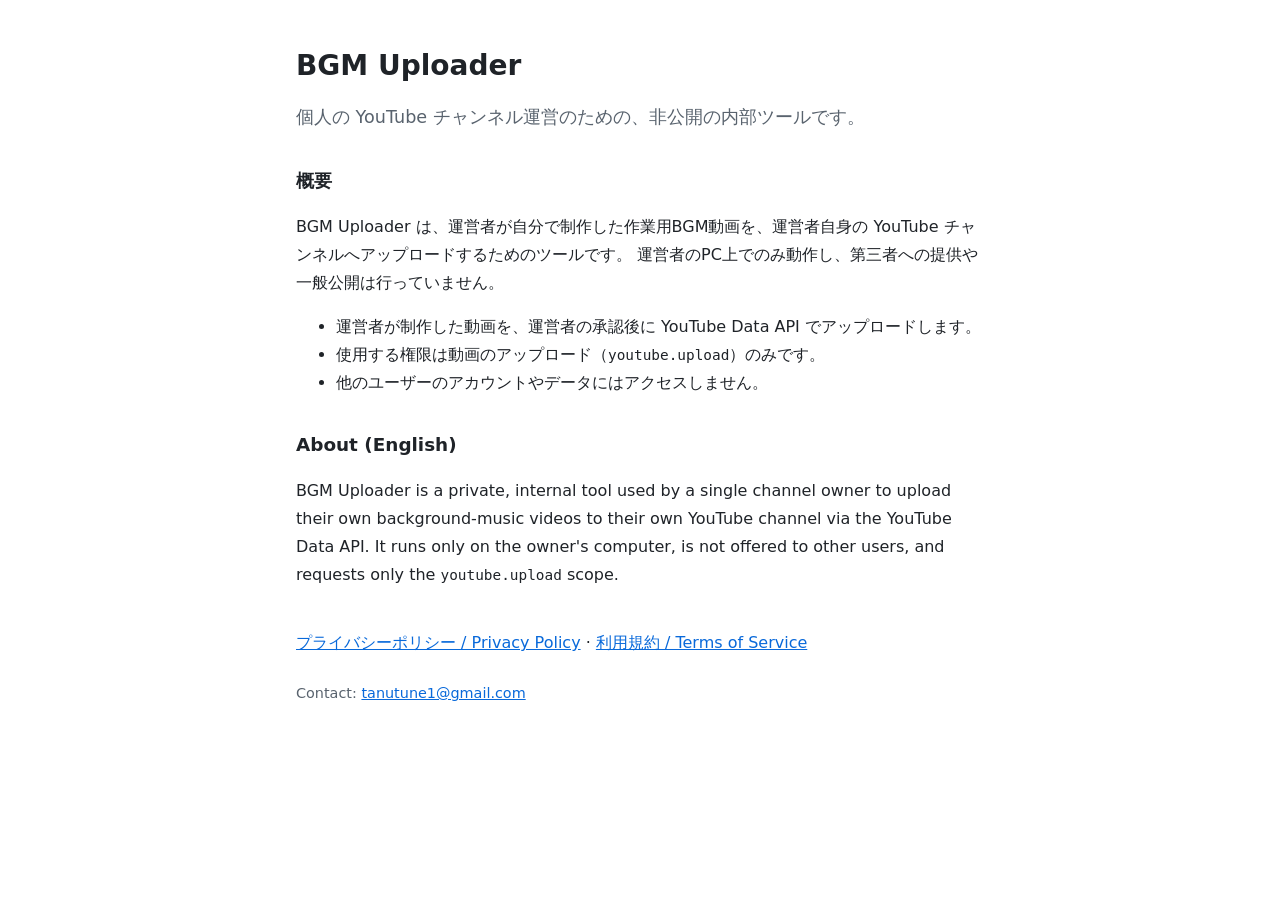
<file: docs/index.html>
<!doctype html>
<html lang="ja">
<head>
<meta charset="utf-8">
<meta name="viewport" content="width=device-width, initial-scale=1">
<title>BGM Uploader</title>
<link rel="stylesheet" href="style.css">
</head>
<body>
<main>
  <h1>BGM Uploader</h1>
  <p class="lead">個人の YouTube チャンネル運営のための、非公開の内部ツールです。</p>

  <h2>概要</h2>
  <p>BGM Uploader は、運営者が自分で制作した作業用BGM動画を、運営者自身の YouTube チャンネルへアップロードするためのツールです。
     運営者のPC上でのみ動作し、第三者への提供や一般公開は行っていません。</p>
  <ul>
    <li>運営者が制作した動画を、運営者の承認後に YouTube Data API でアップロードします。</li>
    <li>使用する権限は動画のアップロード（<code>youtube.upload</code>）のみです。</li>
    <li>他のユーザーのアカウントやデータにはアクセスしません。</li>
  </ul>

  <h2 lang="en">About (English)</h2>
  <p lang="en">BGM Uploader is a private, internal tool used by a single channel owner to upload
     their own background-music videos to their own YouTube channel via the YouTube Data API.
     It runs only on the owner's computer, is not offered to other users, and requests only the
     <code>youtube.upload</code> scope.</p>

  <p class="links"><a href="privacy.html">プライバシーポリシー / Privacy Policy</a> · <a href="terms.html">利用規約 / Terms of Service</a></p>
  <footer>Contact: <a href="mailto:tanutune1@gmail.com">tanutune1@gmail.com</a></footer>
</main>
</body>
</html>
</file>
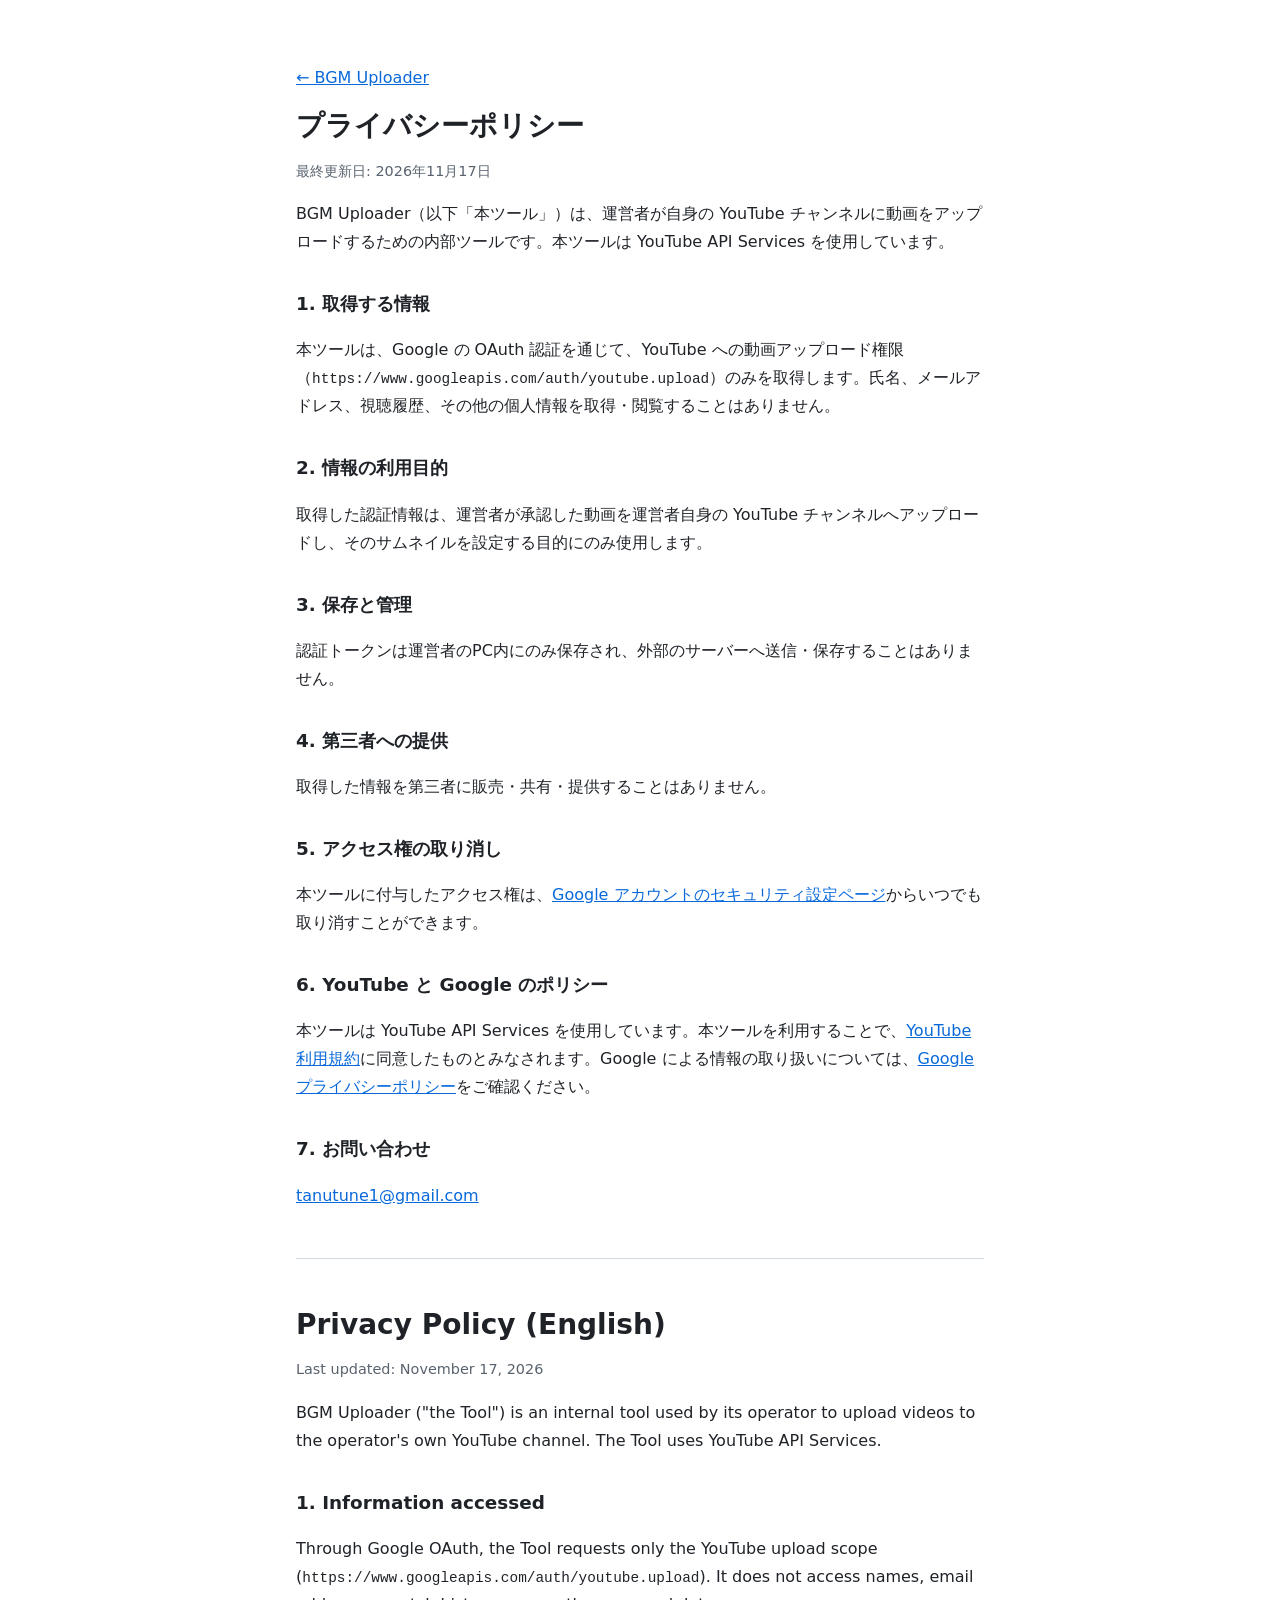
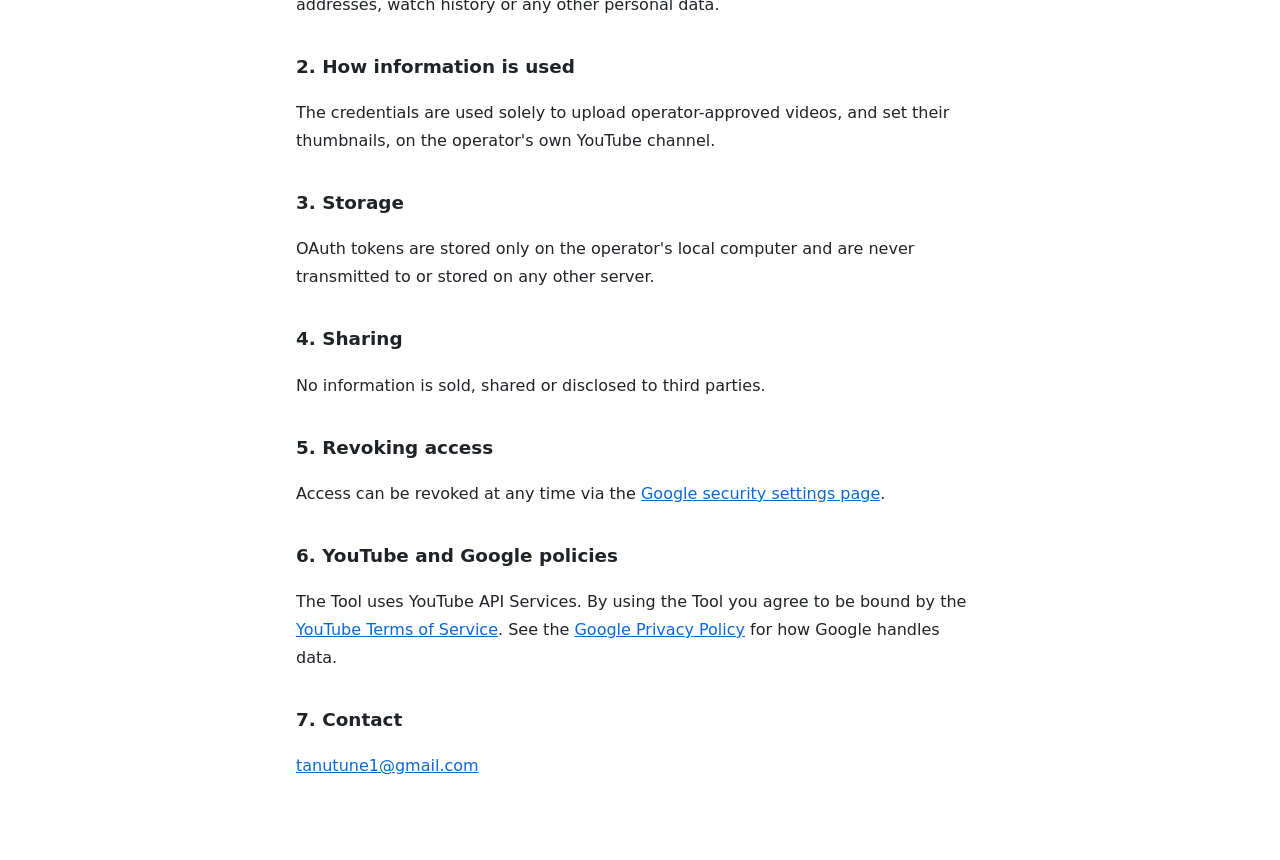
<file: docs/privacy.html>
<!doctype html>
<html lang="ja">
<head>
<meta charset="utf-8">
<meta name="viewport" content="width=device-width, initial-scale=1">
<title>Privacy Policy</title>
<link rel="stylesheet" href="style.css">
</head>
<body>
<main>
  <p><a href="./">← BGM Uploader</a></p>
  <h1>プライバシーポリシー</h1>
  <p class="meta">最終更新日: 2026年11月17日</p>

  <p>BGM Uploader（以下「本ツール」）は、運営者が自身の YouTube チャンネルに動画をアップロードするための内部ツールです。本ツールは YouTube API Services を使用しています。</p>

  <h2>1. 取得する情報</h2>
  <p>本ツールは、Google の OAuth 認証を通じて、YouTube への動画アップロード権限（<code>https://www.googleapis.com/auth/youtube.upload</code>）のみを取得します。氏名、メールアドレス、視聴履歴、その他の個人情報を取得・閲覧することはありません。</p>

  <h2>2. 情報の利用目的</h2>
  <p>取得した認証情報は、運営者が承認した動画を運営者自身の YouTube チャンネルへアップロードし、そのサムネイルを設定する目的にのみ使用します。</p>

  <h2>3. 保存と管理</h2>
  <p>認証トークンは運営者のPC内にのみ保存され、外部のサーバーへ送信・保存することはありません。</p>

  <h2>4. 第三者への提供</h2>
  <p>取得した情報を第三者に販売・共有・提供することはありません。</p>

  <h2>5. アクセス権の取り消し</h2>
  <p>本ツールに付与したアクセス権は、<a href="https://myaccount.google.com/permissions">Google アカウントのセキュリティ設定ページ</a>からいつでも取り消すことができます。</p>

  <h2>6. YouTube と Google のポリシー</h2>
  <p>本ツールは YouTube API Services を使用しています。本ツールを利用することで、<a href="https://www.youtube.com/t/terms">YouTube 利用規約</a>に同意したものとみなされます。Google による情報の取り扱いについては、<a href="https://policies.google.com/privacy">Google プライバシーポリシー</a>をご確認ください。</p>

  <h2>7. お問い合わせ</h2>
  <p><a href="mailto:tanutune1@gmail.com">tanutune1@gmail.com</a></p>

  <hr>

  <h1 lang="en">Privacy Policy (English)</h1>
  <div lang="en">
  <p class="meta">Last updated: November 17, 2026</p>
  <p>BGM Uploader ("the Tool") is an internal tool used by its operator to upload videos to the operator's own YouTube channel. The Tool uses YouTube API Services.</p>
  <h2>1. Information accessed</h2>
  <p>Through Google OAuth, the Tool requests only the YouTube upload scope (<code>https://www.googleapis.com/auth/youtube.upload</code>). It does not access names, email addresses, watch history or any other personal data.</p>
  <h2>2. How information is used</h2>
  <p>The credentials are used solely to upload operator-approved videos, and set their thumbnails, on the operator's own YouTube channel.</p>
  <h2>3. Storage</h2>
  <p>OAuth tokens are stored only on the operator's local computer and are never transmitted to or stored on any other server.</p>
  <h2>4. Sharing</h2>
  <p>No information is sold, shared or disclosed to third parties.</p>
  <h2>5. Revoking access</h2>
  <p>Access can be revoked at any time via the <a href="https://myaccount.google.com/permissions">Google security settings page</a>.</p>
  <h2>6. YouTube and Google policies</h2>
  <p>The Tool uses YouTube API Services. By using the Tool you agree to be bound by the <a href="https://www.youtube.com/t/terms">YouTube Terms of Service</a>. See the <a href="https://policies.google.com/privacy">Google Privacy Policy</a> for how Google handles data.</p>
  <h2>7. Contact</h2>
  <p><a href="mailto:tanutune1@gmail.com">tanutune1@gmail.com</a></p>
  </div>
</main>
</body>
</html>
</file>
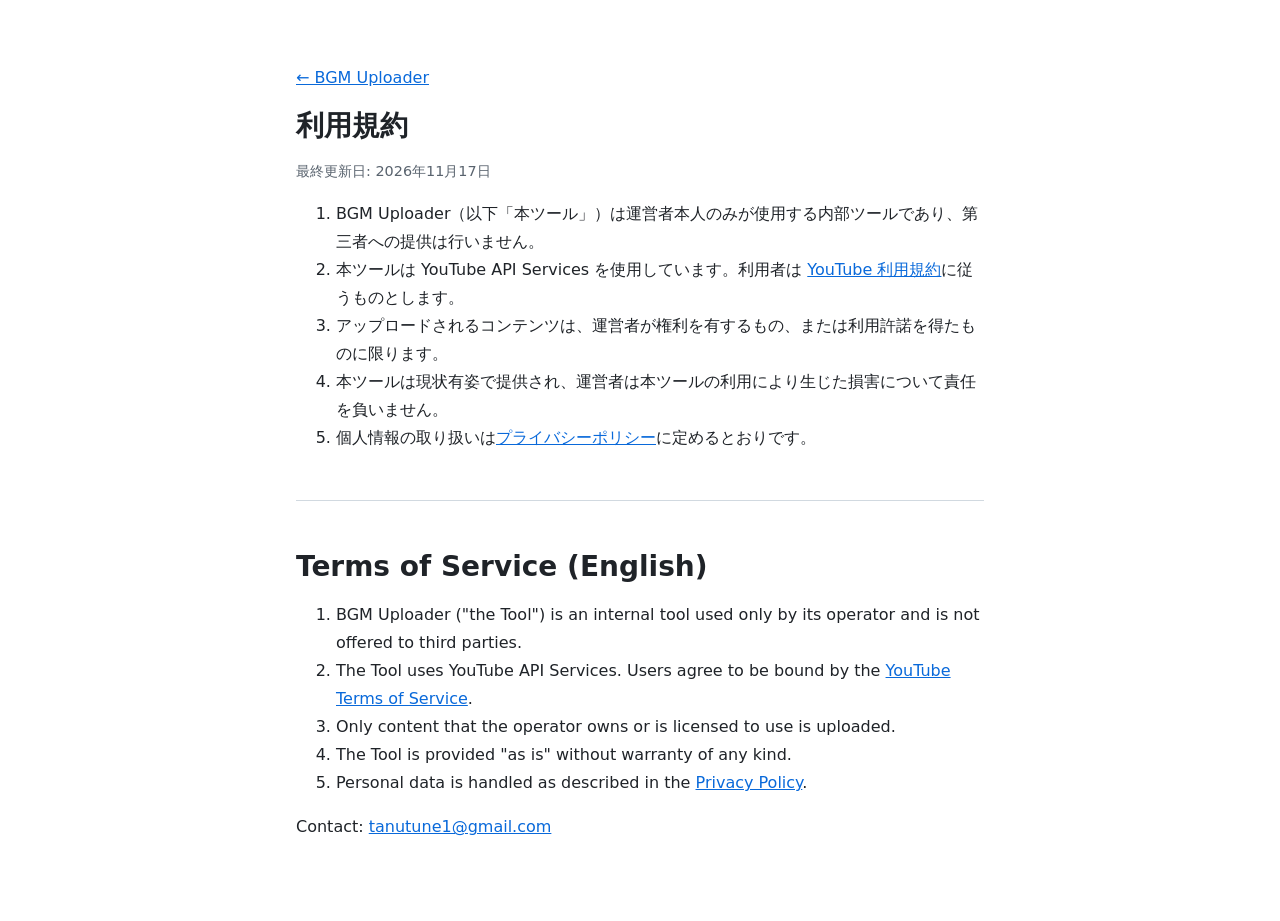
<file: docs/terms.html>
<!doctype html>
<html lang="ja">
<head>
<meta charset="utf-8">
<meta name="viewport" content="width=device-width, initial-scale=1">
<title>Terms of Service</title>
<link rel="stylesheet" href="style.css">
</head>
<body>
<main>
  <p><a href="./">← BGM Uploader</a></p>
  <h1>利用規約</h1>
  <p class="meta">最終更新日: 2026年11月17日</p>
  <ol>
    <li>BGM Uploader（以下「本ツール」）は運営者本人のみが使用する内部ツールであり、第三者への提供は行いません。</li>
    <li>本ツールは YouTube API Services を使用しています。利用者は <a href="https://www.youtube.com/t/terms">YouTube 利用規約</a>に従うものとします。</li>
    <li>アップロードされるコンテンツは、運営者が権利を有するもの、または利用許諾を得たものに限ります。</li>
    <li>本ツールは現状有姿で提供され、運営者は本ツールの利用により生じた損害について責任を負いません。</li>
    <li>個人情報の取り扱いは<a href="privacy.html">プライバシーポリシー</a>に定めるとおりです。</li>
  </ol>

  <hr>

  <h1 lang="en">Terms of Service (English)</h1>
  <ol lang="en">
    <li>BGM Uploader ("the Tool") is an internal tool used only by its operator and is not offered to third parties.</li>
    <li>The Tool uses YouTube API Services. Users agree to be bound by the <a href="https://www.youtube.com/t/terms">YouTube Terms of Service</a>.</li>
    <li>Only content that the operator owns or is licensed to use is uploaded.</li>
    <li>The Tool is provided "as is" without warranty of any kind.</li>
    <li>Personal data is handled as described in the <a href="privacy.html">Privacy Policy</a>.</li>
  </ol>
  <p>Contact: <a href="mailto:tanutune1@gmail.com">tanutune1@gmail.com</a></p>
</main>
</body>
</html>
</file>
<file: docs/style.css>
:root { --bg: #ffffff; --fg: #1f2328; --muted: #59636e; --link: #0969da; --rule: #d1d9e0; }
@media (prefers-color-scheme: dark) {
  :root { --bg: #0d1117; --fg: #e6edf3; --muted: #9198a1; --link: #4493f8; --rule: #3d444d; }
}
* { box-sizing: border-box; }
body { margin: 0; background: var(--bg); color: var(--fg);
       font: 16px/1.75 system-ui, -apple-system, "Hiragino Sans", "Noto Sans JP", sans-serif; }
main { max-width: 720px; margin: 0 auto; padding: 48px 16px 64px; }
h1 { font-size: 1.75rem; line-height: 1.3; margin: 0 0 8px; }
h2 { font-size: 1.15rem; margin: 32px 0 8px; }
a { color: var(--link); }
code { font-size: .9em; overflow-wrap: anywhere; }
hr { border: 0; border-top: 1px solid var(--rule); margin: 48px 0; }
.lead { font-size: 1.1rem; color: var(--muted); }
.meta { color: var(--muted); font-size: .9rem; }
.links { margin-top: 40px; }
footer { margin-top: 24px; color: var(--muted); font-size: .9rem; }
</file>
